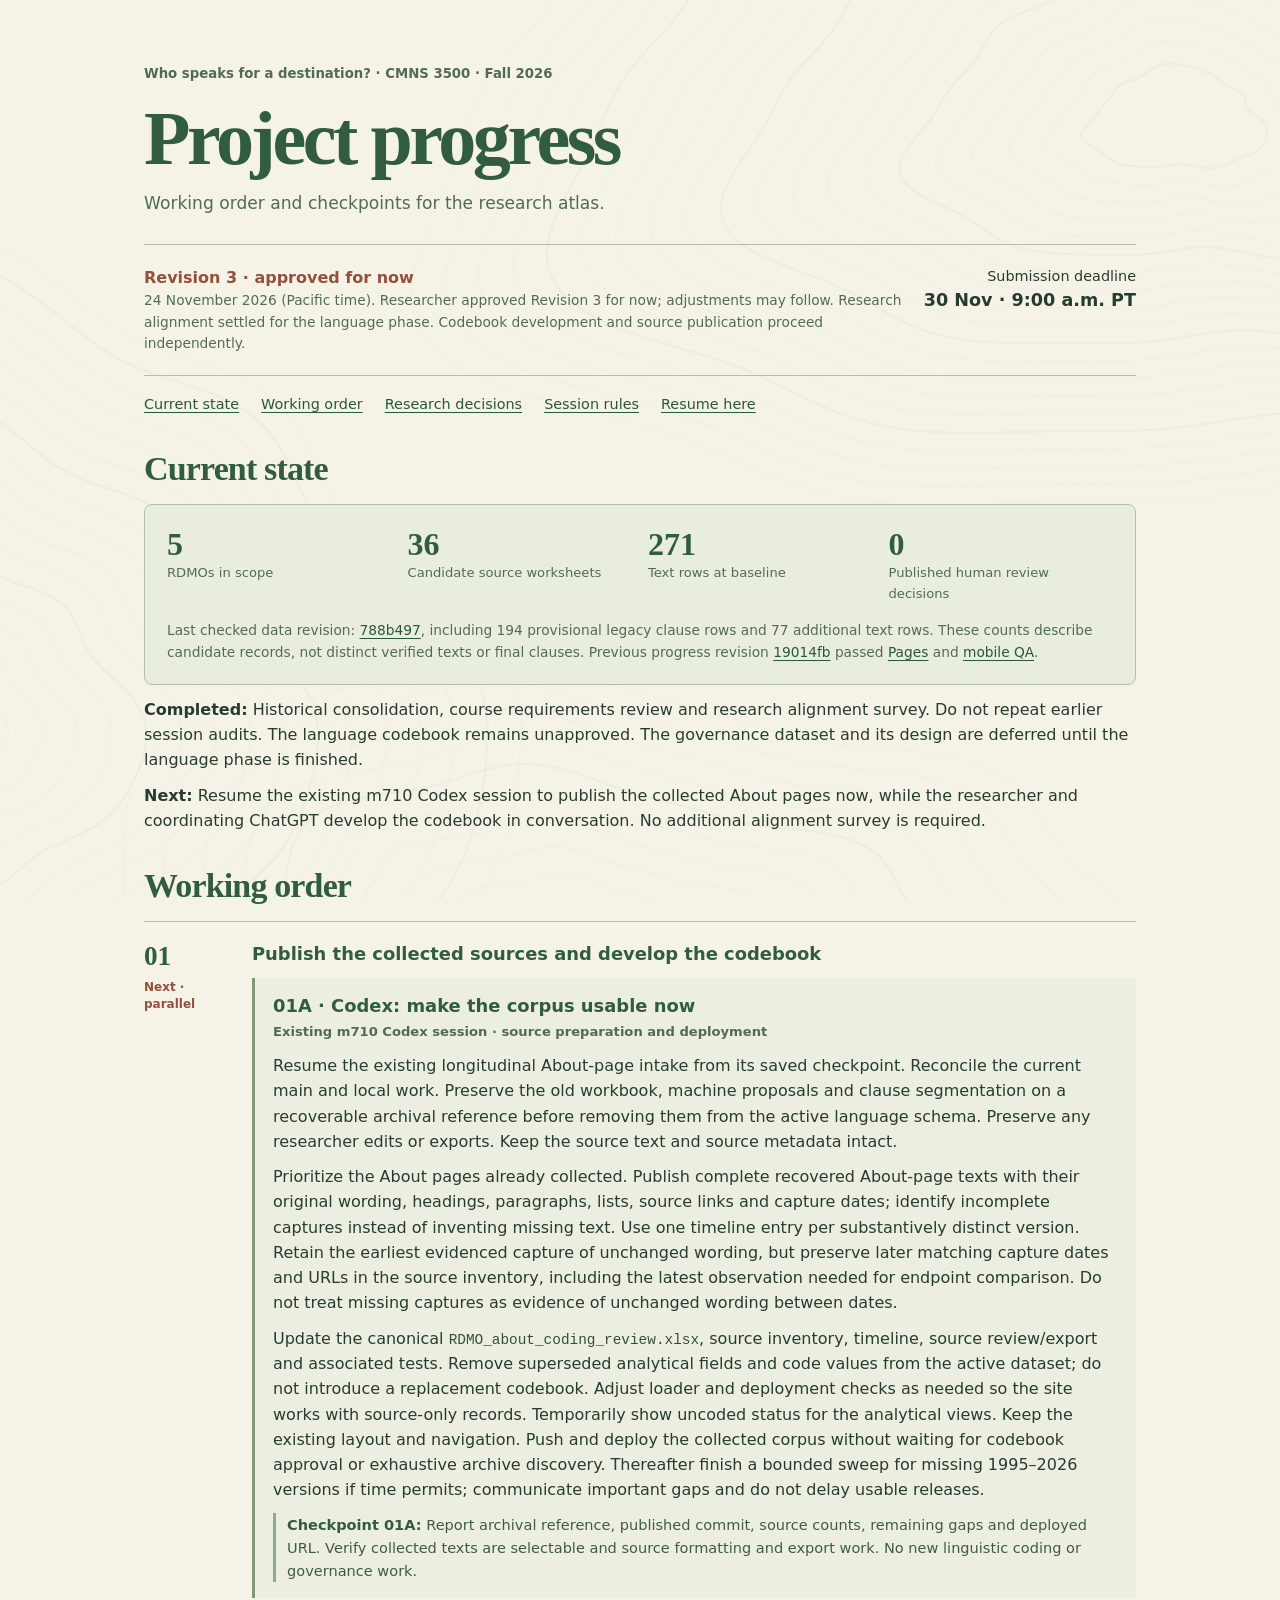
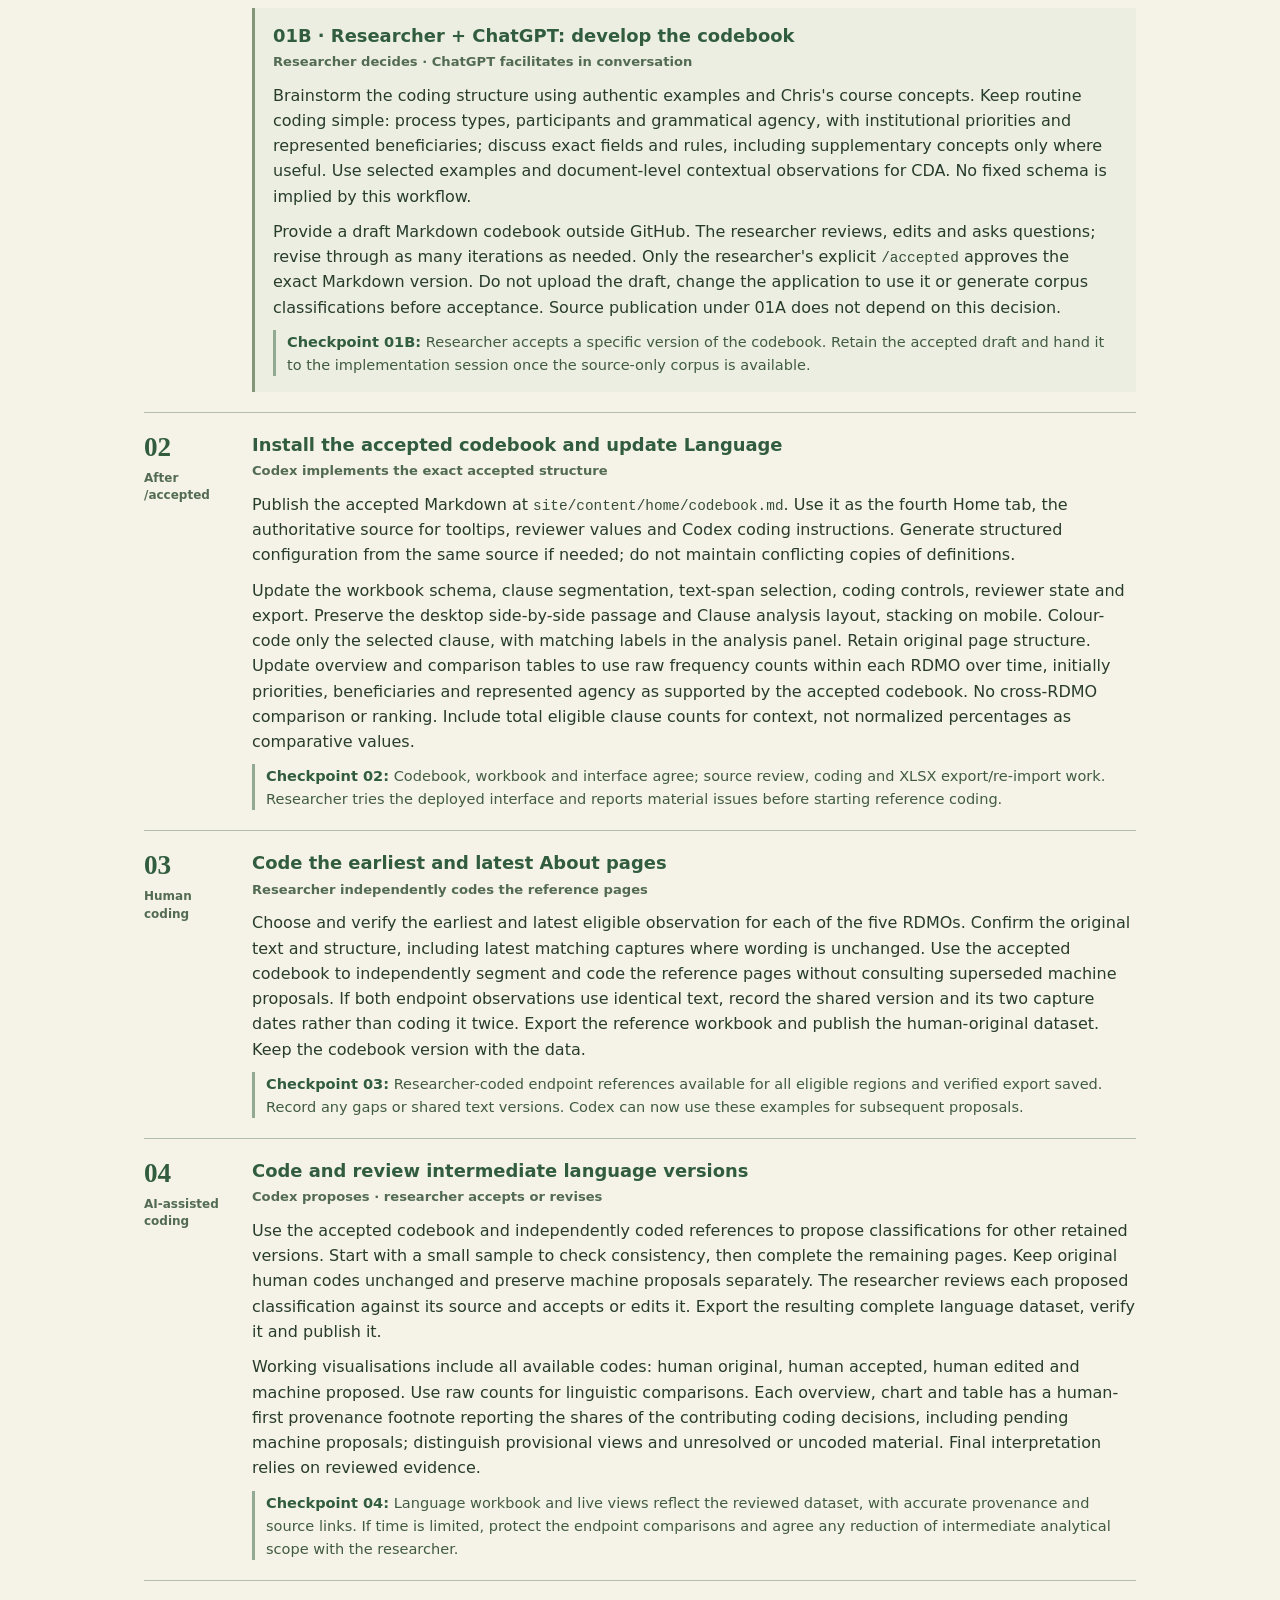
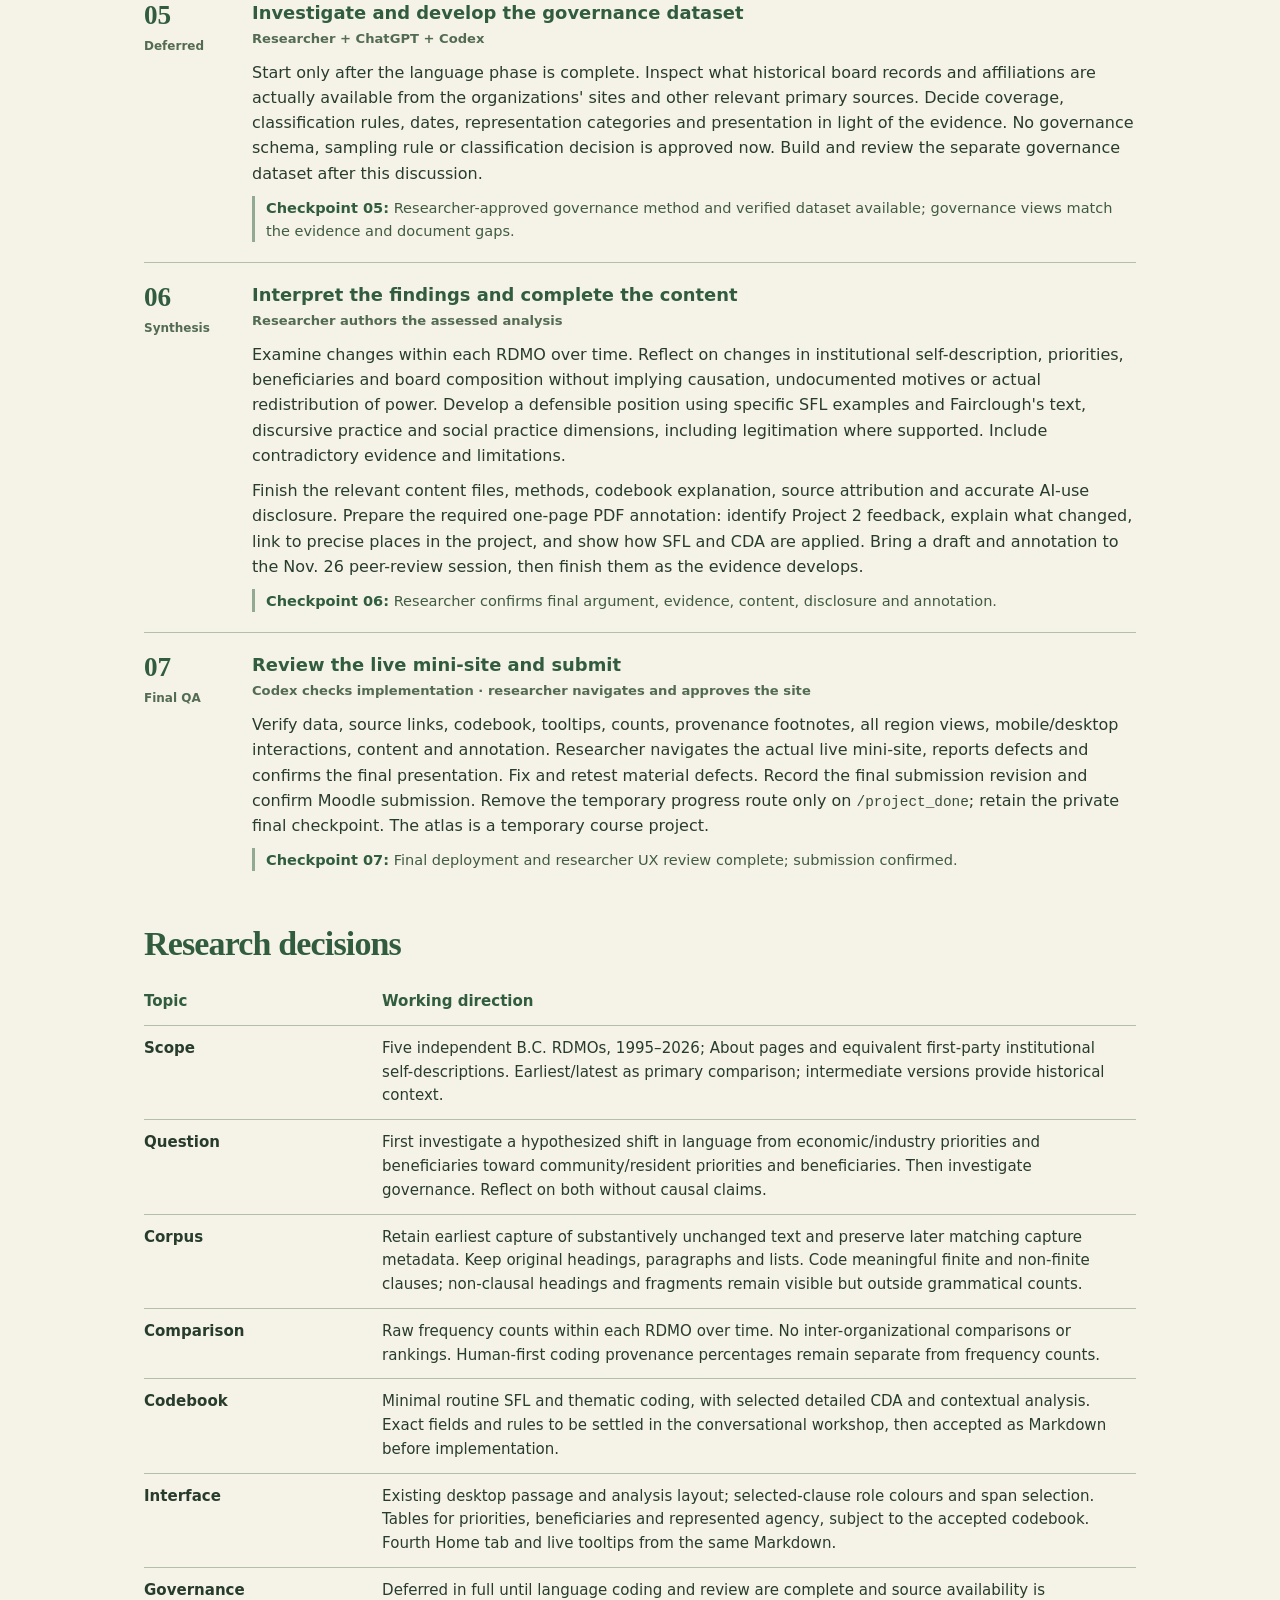
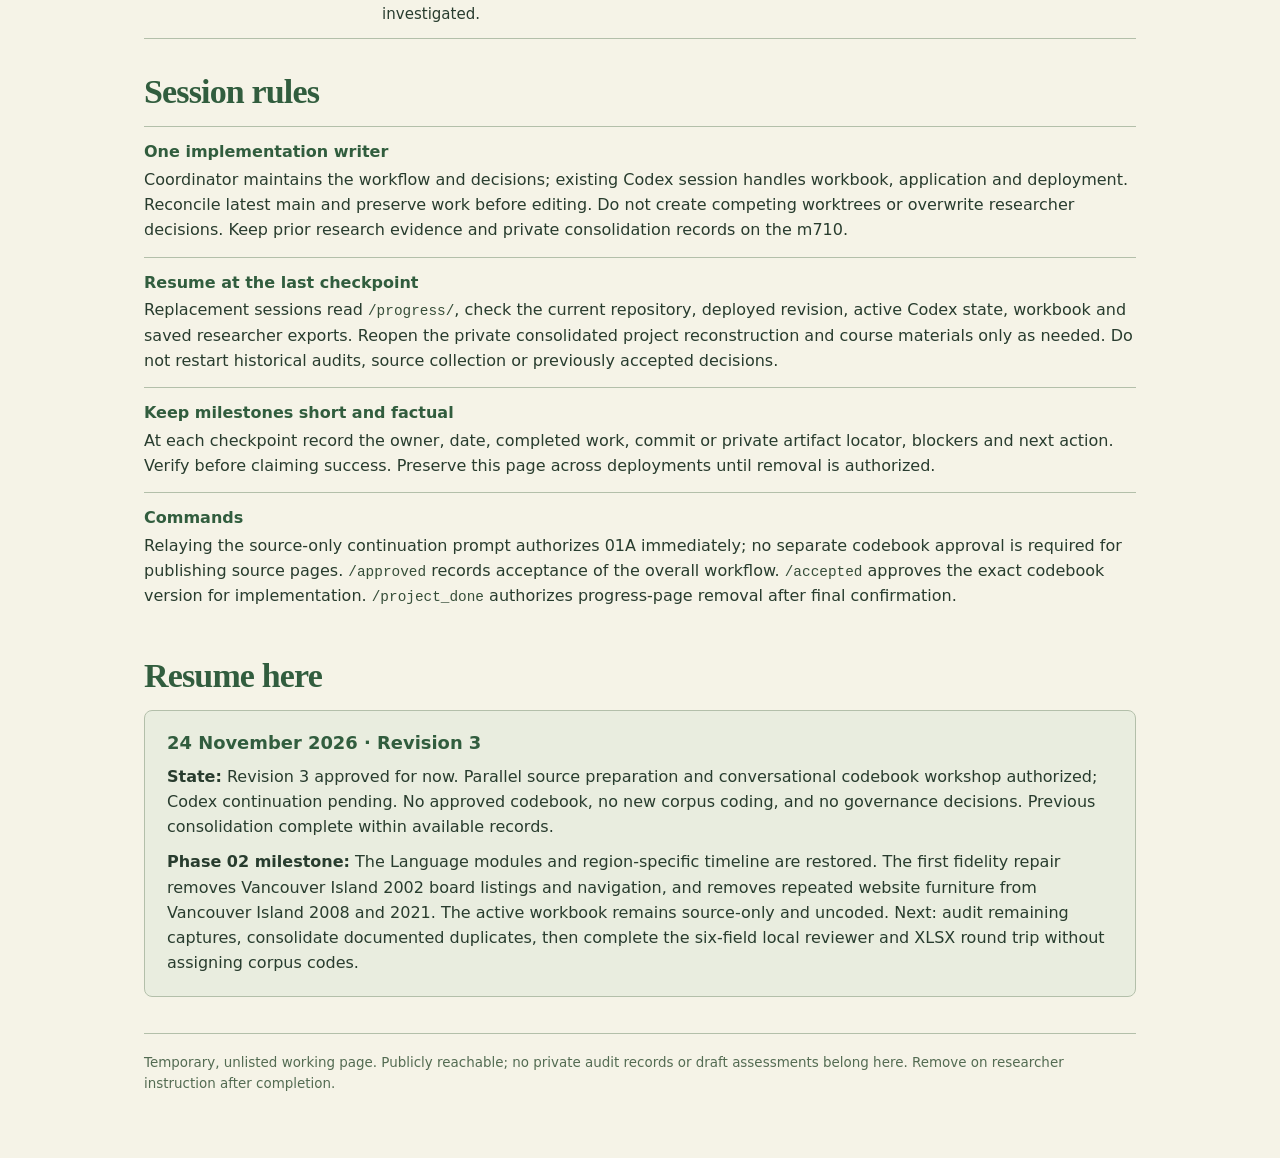
<file: site/progress/index.html>
<!doctype html>
<html lang="en">
<head>
<meta charset="utf-8">
<meta name="viewport" content="width=device-width,initial-scale=1">
<meta name="robots" content="noindex,nofollow,noarchive">
<meta name="theme-color" content="#f5f3e7">
<title>Project progress | Who speaks for a destination?</title>
<style>
:root{color-scheme:light;--paper:#f5f3e7;--ink:#283c2e;--pine:#315d3e;--muted:#536b52;--line:#b3bfaa;--wash:#e9eddf;--rust:#93513c;--serif:Georgia,"Times New Roman",serif;--sans:system-ui,-apple-system,BlinkMacSystemFont,"Segoe UI",sans-serif}
*{box-sizing:border-box}
html{scroll-behavior:smooth;scroll-padding-top:1rem}
body{margin:0;background:var(--paper);color:var(--ink);font:16px/1.58 var(--sans)}
body::before{content:"";position:fixed;inset:0;background:url("../assets/images/topography.svg") center/cover no-repeat;opacity:.25;z-index:-1;pointer-events:none}
main{max-width:1120px;margin:auto;padding:clamp(22px,5vw,72px)}
h1,h2,h3,p{margin:0}
h1{font:700 clamp(40px,6vw,76px)/.98 var(--serif);color:var(--pine);letter-spacing:-.045em;max-width:850px}
h2{font:700 clamp(25px,3vw,34px)/1.2 var(--serif);color:var(--pine);letter-spacing:-.025em;margin-bottom:14px}
h3{font-size:1.12rem;line-height:1.35;color:var(--pine)}
p+p{margin-top:10px}
a{color:#28573b;text-decoration:underline;text-underline-offset:3px}
a:focus-visible{outline:3px solid var(--rust);outline-offset:4px}
code{font: .9em ui-monospace,SFMono-Regular,Consolas,monospace;overflow-wrap:anywhere;color:#364e39}
header{padding:0 0 26px;border-bottom:1px solid var(--line)}
.kicker{font-size:.83rem;font-weight:650;color:var(--muted);margin-bottom:16px}
.subtitle{font-size:1.07rem;color:var(--muted);margin-top:15px;max-width:760px}
.status{display:grid;grid-template-columns:1fr auto;align-items:start;gap:16px;padding:20px 0;border-bottom:1px solid var(--line)}
.status strong{color:var(--rust)}
.deadline{text-align:right;font-size:.9rem;white-space:nowrap}
.deadline b{display:block;font-size:1.1rem}
.toc{display:flex;flex-wrap:wrap;gap:8px 22px;padding:17px 0 0;font-size:.9rem}
section{margin-top:33px}
.snapshot{background:var(--wash);border:1px solid var(--line);border-radius:8px;padding:20px 22px}
.metrics{display:grid;grid-template-columns:repeat(4,minmax(0,1fr));gap:16px;margin:0 0 16px}
.metric b{display:block;color:var(--pine);font:700 2rem/1.2 var(--serif)}
.metric span{display:block;font-size:.82rem;color:var(--muted)}
.small{font-size:.86rem;color:var(--muted)}
.phase{position:relative;display:grid;grid-template-columns:88px minmax(0,1fr);gap:20px;padding:20px 0;border-top:1px solid var(--line)}
.phase-id{color:var(--pine);font:700 1.7rem/1.1 var(--serif)}
.phase-status{font:600 .75rem/1.45 var(--sans);display:block;margin-top:7px;color:var(--muted)}
.phase-status.current{color:var(--rust)}
.owner{color:var(--muted);font-size:.82rem;font-weight:650;margin:4px 0 8px}
.gate{margin-top:10px;font-size:.91rem;color:#405b40;border-left:3px solid #92aa91;padding-left:11px}
.gate b{color:#315d3e}
.parallel{padding:16px 18px;background:rgba(233,237,223,.75);border-left:3px solid #82967a;margin-top:12px}
.parallel+.parallel{margin-top:10px}
table{width:100%;border-collapse:collapse;text-align:left;font-size:.94rem}
th,td{padding:11px 12px 11px 0;border-bottom:1px solid var(--line);vertical-align:top}
th{font-weight:650;color:var(--pine)}
td:first-child{width:24%;font-weight:650}
.rule{padding:14px 0;border-top:1px solid var(--line)}
.rule h3{font-size:1rem;margin-bottom:4px}
footer{border-top:1px solid var(--line);margin-top:36px;padding:18px 0 0;color:var(--muted);font-size:.84rem}
@media(max-width:650px){main{padding:24px 18px 40px}.status{grid-template-columns:1fr}.deadline{text-align:left;white-space:normal}.metrics{grid-template-columns:repeat(2,minmax(0,1fr))}.phase{grid-template-columns:54px minmax(0,1fr);gap:12px}.phase-id{font-size:1.45rem}.phase-status{font-size:.7rem}.snapshot{padding:17px 14px}.parallel{padding:12px}.toc{gap:8px 16px}td:first-child{width:29%}}
@media(prefers-reduced-motion:reduce){html{scroll-behavior:auto}}
</style>
</head>
<body>
<main>
<header>
<p class="kicker">Who speaks for a destination? &middot; CMNS 3500 &middot; Fall 2026</p>
<h1>Project progress</h1>
<p class="subtitle">Working order and checkpoints for the research atlas.</p>
</header>
<div class="status">
<div><strong>Revision 3 &middot; approved for now</strong><p class="small">24 November 2026 (Pacific time). Researcher approved Revision 3 for now; adjustments may follow. Research alignment settled for the language phase. Codebook development and source publication proceed independently.</p></div>
<div class="deadline">Submission deadline<b>30 Nov &middot; 9:00 a.m. PT</b></div>
</div>
<nav class="toc" aria-label="Page contents"><a href="#baseline">Current state</a><a href="#workflow">Working order</a><a href="#decisions">Research decisions</a><a href="#rules">Session rules</a><a href="#checkpoint">Resume here</a></nav>

<section id="baseline" aria-labelledby="baseline-title">
<h2 id="baseline-title">Current state</h2>
<div class="snapshot">
<div class="metrics">
<div class="metric"><b>5</b><span>RDMOs in scope</span></div>
<div class="metric"><b>36</b><span>Candidate source worksheets</span></div>
<div class="metric"><b>271</b><span>Text rows at baseline</span></div>
<div class="metric"><b>0</b><span>Published human review decisions</span></div>
</div>
<p class="small">Last checked data revision: <a href="https://github.com/dudechilling/who-speaks-for-a-destination/commit/788b4977535ac9f807e79483018d8ee8fff9602e">788b497</a>, including 194 provisional legacy clause rows and 77 additional text rows. These counts describe candidate records, not distinct verified texts or final clauses. Previous progress revision <a href="https://github.com/dudechilling/who-speaks-for-a-destination/commit/19014fb546c1e946aa9bc7b3d483b5ef8c82add4">19014fb</a> passed <a href="https://github.com/dudechilling/who-speaks-for-a-destination/actions/runs/45508284716">Pages</a> and <a href="https://github.com/dudechilling/who-speaks-for-a-destination/actions/runs/45508284618">mobile QA</a>.</p>
</div>
<p style="margin-top:12px"><strong>Completed:</strong> Historical consolidation, course requirements review and research alignment survey. Do not repeat earlier session audits. The language codebook remains unapproved. The governance dataset and its design are deferred until the language phase is finished.</p>
<p><strong>Next:</strong> Resume the existing m710 Codex session to publish the collected About pages now, while the researcher and coordinating ChatGPT develop the codebook in conversation. No additional alignment survey is required.</p>
</section>

<section id="workflow" aria-labelledby="workflow-title">
<h2 id="workflow-title">Working order</h2>

<article class="phase" id="p1">
<div class="phase-id">01<span class="phase-status current">Next &middot; parallel</span></div>
<div><h3>Publish the collected sources and develop the codebook</h3>
<div class="parallel"><h3>01A &middot; Codex: make the corpus usable now</h3><p class="owner">Existing m710 Codex session &middot; source preparation and deployment</p>
<p>Resume the existing longitudinal About-page intake from its saved checkpoint. Reconcile the current main and local work. Preserve the old workbook, machine proposals and clause segmentation on a recoverable archival reference before removing them from the active language schema. Preserve any researcher edits or exports. Keep the source text and source metadata intact.</p>
<p>Prioritize the About pages already collected. Publish complete recovered About-page texts with their original wording, headings, paragraphs, lists, source links and capture dates; identify incomplete captures instead of inventing missing text. Use one timeline entry per substantively distinct version. Retain the earliest evidenced capture of unchanged wording, but preserve later matching capture dates and URLs in the source inventory, including the latest observation needed for endpoint comparison. Do not treat missing captures as evidence of unchanged wording between dates.</p>
<p>Update the canonical <code>RDMO_about_coding_review.xlsx</code>, source inventory, timeline, source review/export and associated tests. Remove superseded analytical fields and code values from the active dataset; do not introduce a replacement codebook. Adjust loader and deployment checks as needed so the site works with source-only records. Temporarily show uncoded status for the analytical views. Keep the existing layout and navigation. Push and deploy the collected corpus without waiting for codebook approval or exhaustive archive discovery. Thereafter finish a bounded sweep for missing 1995&ndash;2026 versions if time permits; communicate important gaps and do not delay usable releases.</p>
<p class="gate"><b>Checkpoint 01A:</b> Report archival reference, published commit, source counts, remaining gaps and deployed URL. Verify collected texts are selectable and source formatting and export work. No new linguistic coding or governance work.</p></div>
<div class="parallel"><h3>01B &middot; Researcher + ChatGPT: develop the codebook</h3><p class="owner">Researcher decides &middot; ChatGPT facilitates in conversation</p>
<p>Brainstorm the coding structure using authentic examples and Chris's course concepts. Keep routine coding simple: process types, participants and grammatical agency, with institutional priorities and represented beneficiaries; discuss exact fields and rules, including supplementary concepts only where useful. Use selected examples and document-level contextual observations for CDA. No fixed schema is implied by this workflow.</p>
<p>Provide a draft Markdown codebook outside GitHub. The researcher reviews, edits and asks questions; revise through as many iterations as needed. Only the researcher's explicit <code>/accepted</code> approves the exact Markdown version. Do not upload the draft, change the application to use it or generate corpus classifications before acceptance. Source publication under 01A does not depend on this decision.</p>
<p class="gate"><b>Checkpoint 01B:</b> Researcher accepts a specific version of the codebook. Retain the accepted draft and hand it to the implementation session once the source-only corpus is available.</p></div>
</div>
</article>

<article class="phase" id="p2">
<div class="phase-id">02<span class="phase-status">After /accepted</span></div>
<div><h3>Install the accepted codebook and update Language</h3><p class="owner">Codex implements the exact accepted structure</p>
<p>Publish the accepted Markdown at <code>site/content/home/codebook.md</code>. Use it as the fourth Home tab, the authoritative source for tooltips, reviewer values and Codex coding instructions. Generate structured configuration from the same source if needed; do not maintain conflicting copies of definitions.</p>
<p>Update the workbook schema, clause segmentation, text-span selection, coding controls, reviewer state and export. Preserve the desktop side-by-side passage and Clause analysis layout, stacking on mobile. Colour-code only the selected clause, with matching labels in the analysis panel. Retain original page structure. Update overview and comparison tables to use raw frequency counts within each RDMO over time, initially priorities, beneficiaries and represented agency as supported by the accepted codebook. No cross-RDMO comparison or ranking. Include total eligible clause counts for context, not normalized percentages as comparative values.</p>
<p class="gate"><b>Checkpoint 02:</b> Codebook, workbook and interface agree; source review, coding and XLSX export/re-import work. Researcher tries the deployed interface and reports material issues before starting reference coding.</p></div>
</article>

<article class="phase" id="p3">
<div class="phase-id">03<span class="phase-status">Human coding</span></div>
<div><h3>Code the earliest and latest About pages</h3><p class="owner">Researcher independently codes the reference pages</p>
<p>Choose and verify the earliest and latest eligible observation for each of the five RDMOs. Confirm the original text and structure, including latest matching captures where wording is unchanged. Use the accepted codebook to independently segment and code the reference pages without consulting superseded machine proposals. If both endpoint observations use identical text, record the shared version and its two capture dates rather than coding it twice. Export the reference workbook and publish the human-original dataset. Keep the codebook version with the data.</p>
<p class="gate"><b>Checkpoint 03:</b> Researcher-coded endpoint references available for all eligible regions and verified export saved. Record any gaps or shared text versions. Codex can now use these examples for subsequent proposals.</p></div>
</article>

<article class="phase" id="p4">
<div class="phase-id">04<span class="phase-status">AI-assisted coding</span></div>
<div><h3>Code and review intermediate language versions</h3><p class="owner">Codex proposes &middot; researcher accepts or revises</p>
<p>Use the accepted codebook and independently coded references to propose classifications for other retained versions. Start with a small sample to check consistency, then complete the remaining pages. Keep original human codes unchanged and preserve machine proposals separately. The researcher reviews each proposed classification against its source and accepts or edits it. Export the resulting complete language dataset, verify it and publish it.</p>
<p>Working visualisations include all available codes: human original, human accepted, human edited and machine proposed. Use raw counts for linguistic comparisons. Each overview, chart and table has a human-first provenance footnote reporting the shares of the contributing coding decisions, including pending machine proposals; distinguish provisional views and unresolved or uncoded material. Final interpretation relies on reviewed evidence.</p>
<p class="gate"><b>Checkpoint 04:</b> Language workbook and live views reflect the reviewed dataset, with accurate provenance and source links. If time is limited, protect the endpoint comparisons and agree any reduction of intermediate analytical scope with the researcher.</p></div>
</article>

<article class="phase" id="p5">
<div class="phase-id">05<span class="phase-status">Deferred</span></div>
<div><h3>Investigate and develop the governance dataset</h3><p class="owner">Researcher + ChatGPT + Codex</p>
<p>Start only after the language phase is complete. Inspect what historical board records and affiliations are actually available from the organizations' sites and other relevant primary sources. Decide coverage, classification rules, dates, representation categories and presentation in light of the evidence. No governance schema, sampling rule or classification decision is approved now. Build and review the separate governance dataset after this discussion.</p>
<p class="gate"><b>Checkpoint 05:</b> Researcher-approved governance method and verified dataset available; governance views match the evidence and document gaps.</p></div>
</article>

<article class="phase" id="p6">
<div class="phase-id">06<span class="phase-status">Synthesis</span></div>
<div><h3>Interpret the findings and complete the content</h3><p class="owner">Researcher authors the assessed analysis</p>
<p>Examine changes within each RDMO over time. Reflect on changes in institutional self-description, priorities, beneficiaries and board composition without implying causation, undocumented motives or actual redistribution of power. Develop a defensible position using specific SFL examples and Fairclough's text, discursive practice and social practice dimensions, including legitimation where supported. Include contradictory evidence and limitations.</p>
<p>Finish the relevant content files, methods, codebook explanation, source attribution and accurate AI-use disclosure. Prepare the required one-page PDF annotation: identify Project 2 feedback, explain what changed, link to precise places in the project, and show how SFL and CDA are applied. Bring a draft and annotation to the Nov. 26 peer-review session, then finish them as the evidence develops.</p>
<p class="gate"><b>Checkpoint 06:</b> Researcher confirms final argument, evidence, content, disclosure and annotation.</p></div>
</article>

<article class="phase" id="p7">
<div class="phase-id">07<span class="phase-status">Final QA</span></div>
<div><h3>Review the live mini-site and submit</h3><p class="owner">Codex checks implementation &middot; researcher navigates and approves the site</p>
<p>Verify data, source links, codebook, tooltips, counts, provenance footnotes, all region views, mobile/desktop interactions, content and annotation. Researcher navigates the actual live mini-site, reports defects and confirms the final presentation. Fix and retest material defects. Record the final submission revision and confirm Moodle submission. Remove the temporary progress route only on <code>/project_done</code>; retain the private final checkpoint. The atlas is a temporary course project.</p>
<p class="gate"><b>Checkpoint 07:</b> Final deployment and researcher UX review complete; submission confirmed.</p></div>
</article>
</section>

<section id="decisions" aria-labelledby="decision-title">
<h2 id="decision-title">Research decisions</h2>
<table>
<thead><tr><th scope="col">Topic</th><th scope="col">Working direction</th></tr></thead>
<tbody>
<tr><td>Scope</td><td>Five independent B.C. RDMOs, 1995&ndash;2026; About pages and equivalent first-party institutional self-descriptions. Earliest/latest as primary comparison; intermediate versions provide historical context.</td></tr>
<tr><td>Question</td><td>First investigate a hypothesized shift in language from economic/industry priorities and beneficiaries toward community/resident priorities and beneficiaries. Then investigate governance. Reflect on both without causal claims.</td></tr>
<tr><td>Corpus</td><td>Retain earliest capture of substantively unchanged text and preserve later matching capture metadata. Keep original headings, paragraphs and lists. Code meaningful finite and non-finite clauses; non-clausal headings and fragments remain visible but outside grammatical counts.</td></tr>
<tr><td>Comparison</td><td>Raw frequency counts within each RDMO over time. No inter-organizational comparisons or rankings. Human-first coding provenance percentages remain separate from frequency counts.</td></tr>
<tr><td>Codebook</td><td>Minimal routine SFL and thematic coding, with selected detailed CDA and contextual analysis. Exact fields and rules to be settled in the conversational workshop, then accepted as Markdown before implementation.</td></tr>
<tr><td>Interface</td><td>Existing desktop passage and analysis layout; selected-clause role colours and span selection. Tables for priorities, beneficiaries and represented agency, subject to the accepted codebook. Fourth Home tab and live tooltips from the same Markdown.</td></tr>
<tr><td>Governance</td><td>Deferred in full until language coding and review are complete and source availability is investigated.</td></tr>
</tbody>
</table>
</section>

<section id="rules" aria-labelledby="rules-title">
<h2 id="rules-title">Session rules</h2>
<div class="rule"><h3>One implementation writer</h3><p>Coordinator maintains the workflow and decisions; existing Codex session handles workbook, application and deployment. Reconcile latest main and preserve work before editing. Do not create competing worktrees or overwrite researcher decisions. Keep prior research evidence and private consolidation records on the m710.</p></div>
<div class="rule"><h3>Resume at the last checkpoint</h3><p>Replacement sessions read <code>/progress/</code>, check the current repository, deployed revision, active Codex state, workbook and saved researcher exports. Reopen the private consolidated project reconstruction and course materials only as needed. Do not restart historical audits, source collection or previously accepted decisions.</p></div>
<div class="rule"><h3>Keep milestones short and factual</h3><p>At each checkpoint record the owner, date, completed work, commit or private artifact locator, blockers and next action. Verify before claiming success. Preserve this page across deployments until removal is authorized.</p></div>
<div class="rule"><h3>Commands</h3><p>Relaying the source-only continuation prompt authorizes 01A immediately; no separate codebook approval is required for publishing source pages. <code>/approved</code> records acceptance of the overall workflow. <code>/accepted</code> approves the exact codebook version for implementation. <code>/project_done</code> authorizes progress-page removal after final confirmation.</p></div>
</section>

<section id="checkpoint" aria-labelledby="checkpoint-title">
<h2 id="checkpoint-title">Resume here</h2>
<div class="snapshot"><h3>24 November 2026 &middot; Revision 3</h3>
<p style="margin-top:8px"><strong>State:</strong> Revision 3 approved for now. Parallel source preparation and conversational codebook workshop authorized; Codex continuation pending. No approved codebook, no new corpus coding, and no governance decisions. Previous consolidation complete within available records.</p>
<p><strong>Phase 02 milestone:</strong> The Language modules and region-specific timeline are restored. The first fidelity repair removes Vancouver Island 2002 board listings and navigation, and removes repeated website furniture from Vancouver Island 2008 and 2021. The active workbook remains source-only and uncoded. Next: audit remaining captures, consolidate documented duplicates, then complete the six-field local reviewer and XLSX round trip without assigning corpus codes.</p></div>
</section>
<footer>Temporary, unlisted working page. Publicly reachable; no private audit records or draft assessments belong here. Remove on researcher instruction after completion.</footer>
</main>
</body>
</html>
</file>
